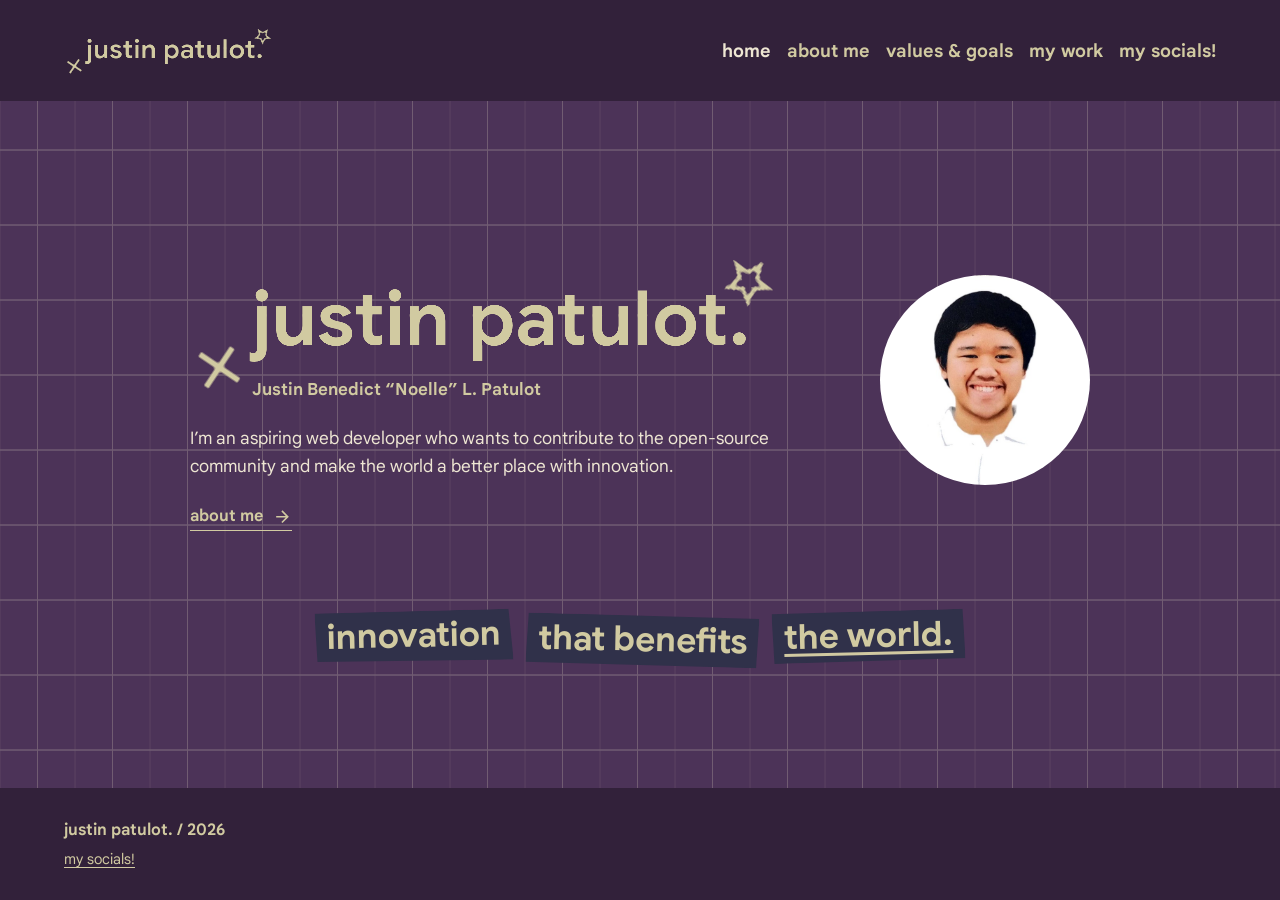
<file: index.html>
<!DOCTYPE html>
<html lang="en">
<head>
    <meta charset="UTF-8">
    <meta name="viewport" content="width=device-width, initial-scale=1.0">
    <link rel="stylesheet" href="style.css">
    <link rel="stylesheet" href="portfolio.css">
    <title>Home | Justin Patulot</title>
</head>
<body>
    <header id="top">
        <a class="portfolio-logo" href="index.html" aria-label="Justin Patulot, home">
            <img src="assets/poster-logo.svg" alt="" width="1170" height="280">
        </a>
        <button class="menu-toggle" type="button" aria-label="Open menu" aria-controls="main-navigation" aria-expanded="false" hidden>
            <img class="menu-open-icon" src="assets/material-menu.svg" alt="">
            <img class="menu-close-icon" src="assets/material-close.svg" alt="">
        </button>
        <nav id="main-navigation" class="center portfolio-nav" aria-label="Main navigation">
            <a href="index.html" aria-current="page">home</a>
            <a href="about.html">about me</a>
            <a href="values.html">values &amp; goals</a>
            <a href="work.html">my work</a>
            <a href="socials.html">my socials!</a>
        </nav>
    </header>

    <main class="portfolio">
        <section class="portfolio-hero portfolio-shell" id="home" aria-labelledby="hero-title">
            <div class="portfolio-hero-copy">
                <h1 id="hero-title">
                    <img class="portfolio-hero-logo" src="assets/poster-logo.svg" alt="Justin Patulot" width="1170" height="280">
                </h1>
                <p class="portfolio-full-name">Justin Benedict “Noelle” L. Patulot</p>
                <p class="portfolio-introduction">
                    I’m an aspiring web developer who wants to contribute to the open-source
                    community and make the world a better place with innovation.
                </p>
                <a class="portfolio-start" href="about.html" target="_blank" rel="noopener noreferrer">
                    about me
                    <img class="material-icon" src="assets/material-arrow-downward.svg" alt="">
                </a>
            </div>

            <div class="portfolio-portrait">
                <img src="assets/104.jpg" alt="Portrait of Justin Patulot" width="600" height="600">
            </div>
        </section>

        <div class="portfolio-manifesto portfolio-shell" aria-label="Innovation that benefits the world">
            <span>innovation</span>
            <span>that benefits</span>
            <span>the world.</span>
        </div>

        <footer class="portfolio-footer" id="contact" aria-label="Contact">
            <div class="portfolio-shell">
                <div>
                    <p>justin patulot. / 2026</p>
                    <p><a href="socials.html" target="_blank" rel="noopener noreferrer">my socials!</a></p>
                </div>
            </div>
        </footer>

    </main>

    <svg width="0" height="0" aria-hidden="true" focusable="false" style="position: absolute; pointer-events: none;">
        <defs>
            <filter id="grid-warp" x="0%" y="0%" width="100%" height="100%" primitiveUnits="userSpaceOnUse" color-interpolation-filters="sRGB">
                <feFlood flood-color="#808000" result="neutral" />
                <feImage id="grid-warp-map" x="-1000" y="-1000" width="1" height="1" preserveAspectRatio="none" result="local-warp" />
                <feComposite in="local-warp" in2="neutral" operator="over" result="warp-map" />
                <feDisplacementMap id="grid-warp-displacement" in="SourceGraphic" in2="warp-map" scale="0" xChannelSelector="R" yChannelSelector="G" />
            </filter>
        </defs>
    </svg>
    <script src="grid-warp.js"></script>
    <script src="menu.js"></script>
</body>
</html>
</file>
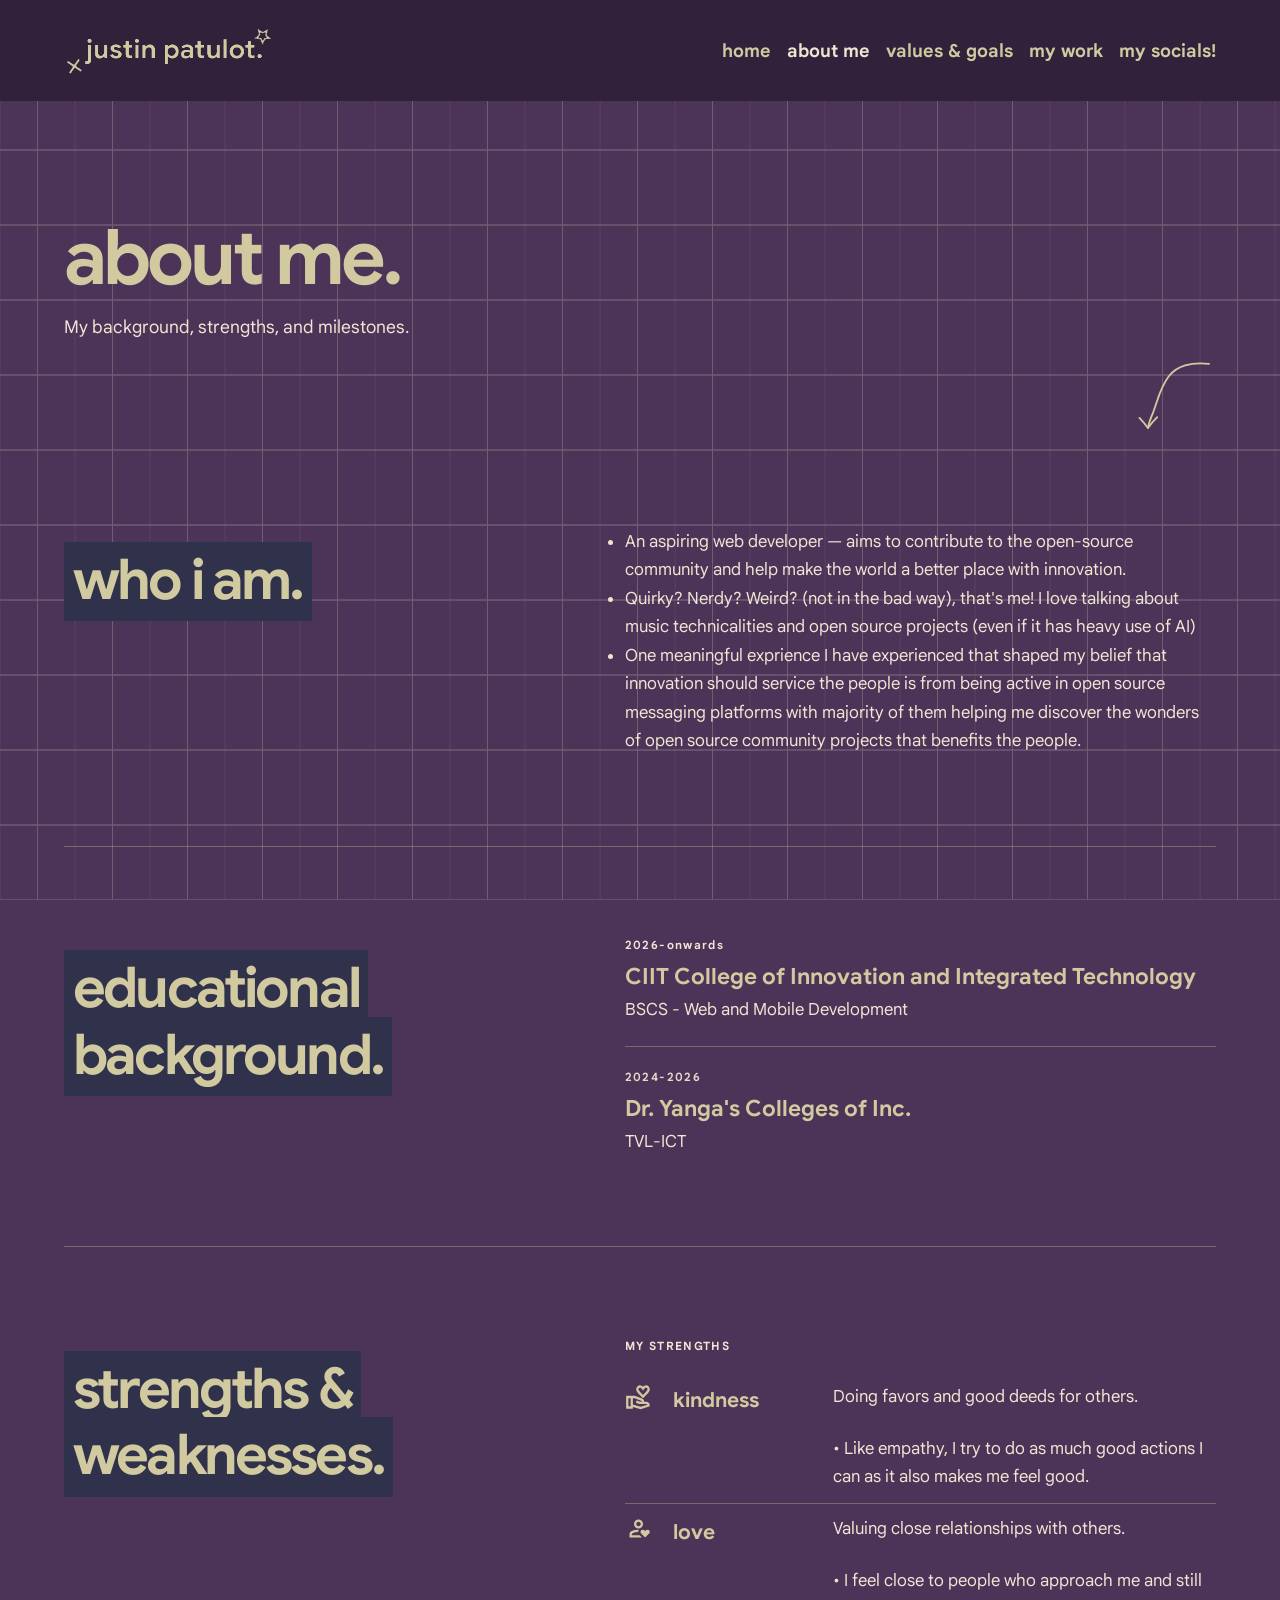
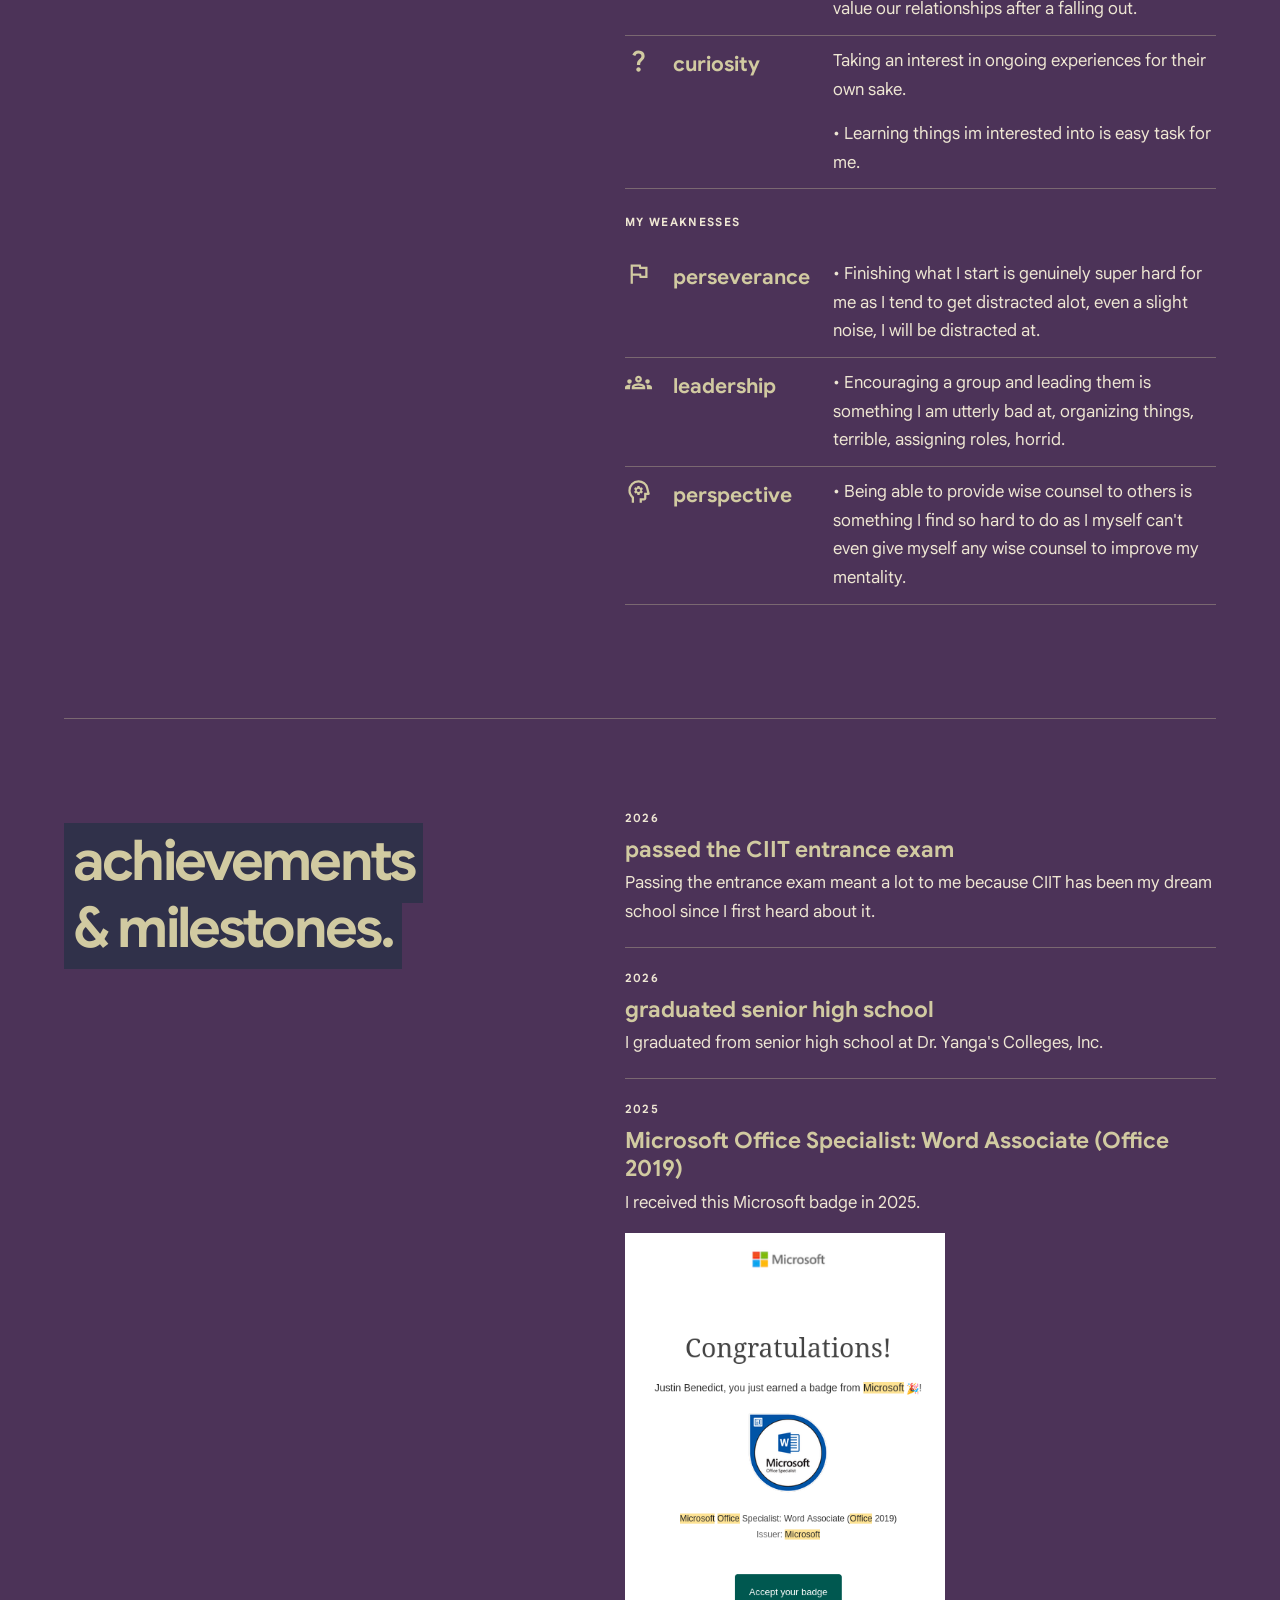
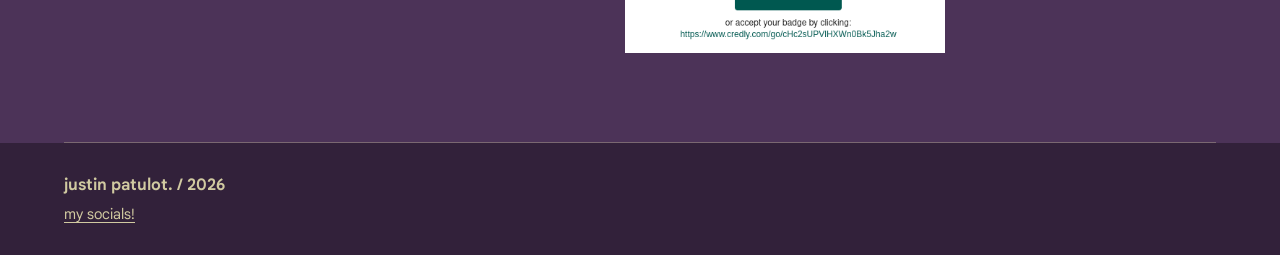
<file: about.html>
<!DOCTYPE html>
<html lang="en">
<head>
    <meta charset="UTF-8">
    <meta name="viewport" content="width=device-width, initial-scale=1.0">
    <link rel="stylesheet" href="style.css">
    <link rel="stylesheet" href="portfolio.css">
    <title>About Me | Justin Patulot</title>
</head>
<body>
    <header id="top">
        <a class="portfolio-logo" href="index.html" aria-label="Justin Patulot, home">
            <img src="assets/poster-logo.svg" alt="" width="1170" height="280">
        </a>
        <button class="menu-toggle" type="button" aria-label="Open menu" aria-controls="main-navigation" aria-expanded="false" hidden>
            <img class="menu-open-icon" src="assets/material-menu.svg" alt="">
            <img class="menu-close-icon" src="assets/material-close.svg" alt="">
        </button>
        <nav id="main-navigation" class="center portfolio-nav" aria-label="Main navigation">
            <a href="index.html">home</a>
            <a href="about.html" aria-current="page">about me</a>
            <a href="values.html">values &amp; goals</a>
            <a href="work.html">my work</a>
            <a href="socials.html">my socials!</a>
        </nav>
    </header>

    <main class="portfolio">

        <div class="portfolio-page-heading portfolio-shell">
            <h1>about me.</h1>
            <p>My background, strengths, and milestones.</p>
            <img class="portfolio-page-arrow" src="assets/hand-drawn-arrow.svg" alt="">
        </div>

        <section class="portfolio-section portfolio-shell" id="about" aria-labelledby="about-heading">
            <div class="portfolio-section-heading">
                <h2 id="about-heading"><span>who i am.</span></h2>
            </div>
            <div class="portfolio-section-content">
                <ul>
                    <li>
                        An aspiring web developer — aims to contribute to the open-source
                        community and help make the world a better place with innovation.
                    </li>
                    <li>
                        Quirky? Nerdy? Weird? (not in the bad way), that's me! I love talking about
                        music technicalities and open source projects (even if it has heavy use of AI)
                    </li>
                    <li>
                        One meaningful exprience I have experienced that shaped my belief
                        that innovation should service the people is from being active in open source messaging platforms
                        with majority of them helping me discover the wonders of open source community projects
                        that benefits the people.
                    </li>
                </ul>
            </div>
        </section>

        <section class="portfolio-section portfolio-shell" id="education" aria-labelledby="education-heading">
            <div class="portfolio-section-heading">
                <h2 id="education-heading"><span>educational<br>background.</span></h2>
            </div>
            <div class="portfolio-section-content portfolio-entries">
                <article>
                    <p class="portfolio-kicker">2026-onwards</p>
                    <h3>CIIT College of Innovation and Integrated Technology</h3>
                    <p>BSCS - Web and Mobile Development</p>
                </article>
                <article>
                    <p class="portfolio-kicker portfolio-placeholder">2024-2026</p>
                    <h3>Dr. Yanga's Colleges of Inc.</h3>
                    <p>TVL-ICT</p>
                </article>
            </div>
        </section>

        <section class="portfolio-section portfolio-shell" id="strengths" aria-labelledby="strengths-heading">
            <div class="portfolio-section-heading">
                <h2 id="strengths-heading"><span>strengths &amp;<br>weaknesses.</span></h2>
            </div>
            <div class="portfolio-section-content">
                <p class="portfolio-kicker">MY STRENGTHS</p>
                <ul class="portfolio-strengths">
                    <li>
                        <img class="material-icon" src="assets/material-volunteer-activism.svg" alt="">
                        <strong>kindness</strong>
                        <span>Doing favors and good deeds for others.</span>
                        <p>• Like empathy, I try to do as much good actions I can as it also makes me feel good.</p>
                    </li>
                    <li>
                        <img class="material-icon" src="assets/material-person-heart.svg" alt="">
                        <strong>love</strong>
                        <span>Valuing close relationships with others.</span>
                        <p>• I feel close to people who approach me and still value our relationships after a falling out.</p>
                    </li>
                    <li>
                        <img class="material-icon" src="assets/material-question-mark.svg" alt="">
                        <strong>curiosity</strong>
                        <span>Taking an interest in ongoing experiences for their own sake.</span>
                        <p>• Learning things im interested into is easy task for me.</p>
                    </li>
                </ul>
                <p class="portfolio-kicker">MY WEAKNESSES</p>
                <ul class="portfolio-strengths">
                    <li>
                        <img class="material-icon" src="assets/material-flag.svg" alt="">
                        <strong>perseverance</strong>
                        <p>• Finishing what I start is genuinely super hard for me as I tend to get distracted alot, even a slight noise, I will be distracted at.</p>
                    </li>
                    <li>
                        <img class="material-icon" src="assets/material-groups.svg" alt="">
                        <strong>leadership</strong>
                        <p>• Encouraging a group and leading them is something I am utterly bad at, organizing things, terrible, assigning roles, horrid.</p>
                    </li>
                    <li>
                        <img class="material-icon" src="assets/material-psychology.svg" alt="">
                        <strong>perspective</strong>
                        <p>• Being able to provide wise counsel to others is something I find so hard to do as I myself can't even give myself any wise counsel to improve my mentality.</p>
                    </li>
                </ul>
            </div>
        </section>

        <section class="portfolio-section portfolio-shell" id="milestones" aria-labelledby="milestones-heading">
            <div class="portfolio-section-heading">
                <h2 id="milestones-heading"><span>achievements<br>&amp; milestones.</span></h2>
            </div>
            <div class="portfolio-section-content portfolio-entries">
                <article>
                    <p class="portfolio-kicker">2026</p>
                    <h3>passed the CIIT entrance exam</h3>
                    <p>Passing the entrance exam meant a lot to me because CIIT has been my dream school since I first heard about it.</p>
                </article>
                <article>
                    <p class="portfolio-kicker">2026</p>
                    <h3>graduated senior high school</h3>
                    <p>I graduated from senior high school at Dr. Yanga's Colleges, Inc.</p>
                </article>
                <article>
                    <p class="portfolio-kicker">2025</p>
                    <h3>Microsoft Office Specialist: Word Associate (Office 2019)</h3>
                    <p>I received this Microsoft badge in 2025.</p>
                    <a href="assets/microsoft-word-badge-proof.png" target="_blank" rel="noopener noreferrer" aria-label="View the Microsoft Word Associate badge proof">
                        <img class="portfolio-badge-proof" src="assets/microsoft-word-badge-proof.png" alt="Microsoft Word Associate badge notification" width="443" height="581" loading="lazy">
                    </a>
                </article>
            </div>
        </section>

        <footer class="portfolio-footer" id="contact" aria-label="Contact">
            <div class="portfolio-shell">
                <div>
                    <p>justin patulot. / 2026</p>
                    <p><a href="socials.html" target="_blank" rel="noopener noreferrer">my socials!</a></p>
                </div>
            </div>
        </footer>

        <a class="portfolio-back-to-top" href="#top" aria-label="Back to top" hidden>
            <img class="material-icon" src="assets/material-arrow-upward.svg" alt="">
        </a>

    </main>

    <svg width="0" height="0" aria-hidden="true" focusable="false" style="position: absolute; pointer-events: none;">
        <defs>
            <filter id="grid-warp" x="0%" y="0%" width="100%" height="100%" primitiveUnits="userSpaceOnUse" color-interpolation-filters="sRGB">
                <feFlood flood-color="#808000" result="neutral" />
                <feImage id="grid-warp-map" x="-1000" y="-1000" width="1" height="1" preserveAspectRatio="none" result="local-warp" />
                <feComposite in="local-warp" in2="neutral" operator="over" result="warp-map" />
                <feDisplacementMap id="grid-warp-displacement" in="SourceGraphic" in2="warp-map" scale="0" xChannelSelector="R" yChannelSelector="G" />
            </filter>
        </defs>
    </svg>
    <script src="grid-warp.js"></script>
    <script src="menu.js"></script>
    <script src="back-to-top.js"></script>
</body>
</html>
</file>
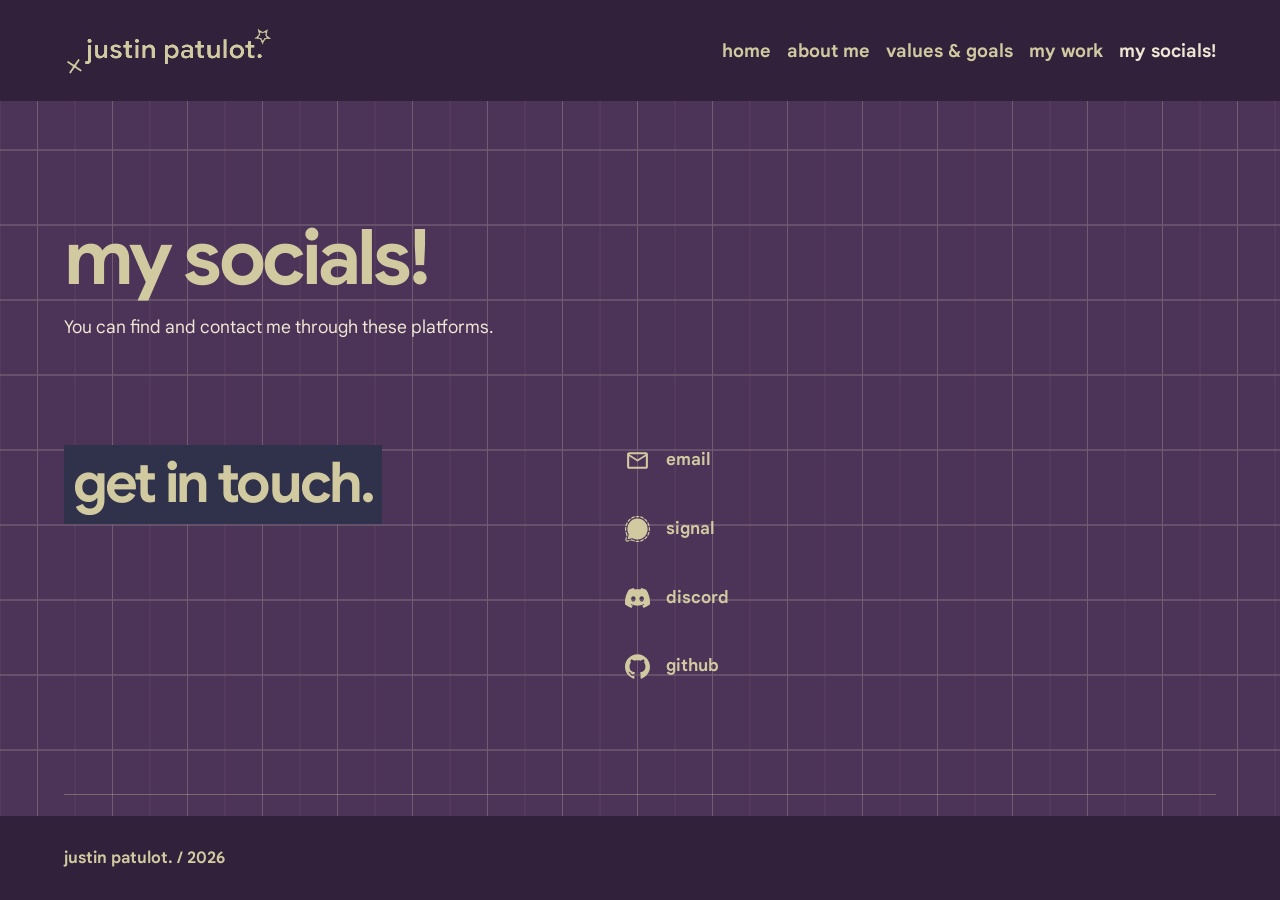
<file: socials.html>
<!DOCTYPE html>
<html lang="en">
<head>
    <meta charset="UTF-8">
    <meta name="viewport" content="width=device-width, initial-scale=1.0">
    <link rel="stylesheet" href="style.css">
    <link rel="stylesheet" href="portfolio.css">
    <title>My Socials | Justin Patulot</title>
</head>
<body>
    <header id="top">
        <a class="portfolio-logo" href="index.html" aria-label="Justin Patulot, home">
            <img src="assets/poster-logo.svg" alt="" width="1170" height="280">
        </a>
        <button class="menu-toggle" type="button" aria-label="Open menu" aria-controls="main-navigation" aria-expanded="false" hidden>
            <img class="menu-open-icon" src="assets/material-menu.svg" alt="">
            <img class="menu-close-icon" src="assets/material-close.svg" alt="">
        </button>
        <nav id="main-navigation" class="center portfolio-nav" aria-label="Main navigation">
            <a href="index.html">home</a>
            <a href="about.html">about me</a>
            <a href="values.html">values &amp; goals</a>
            <a href="work.html">my work</a>
            <a href="socials.html" aria-current="page">my socials!</a>
        </nav>
    </header>

    <main class="portfolio">
        <div class="portfolio-page-heading portfolio-shell">
            <h1>my socials!</h1>
            <p>You can find and contact me through these platforms.</p>
        </div>

        <section class="portfolio-section portfolio-shell" aria-labelledby="contact-heading">
            <div class="portfolio-section-heading">
                <h2 id="contact-heading"><span>get in touch.</span></h2>
            </div>
            <div class="portfolio-section-content">
                <ul class="socials-list">
                    <li>
                        <a href="mailto:justin.patulot@ciit.edu.ph" target="_blank" rel="noopener noreferrer" aria-label="Email Justin">
                            <img src="assets/social-email.svg" alt="">
                            <strong>email</strong>
                        </a>
                    </li>
                    <li>
                        <a href="https://signal.me/#eu/MYgg8FYlMVbURRO-iCNAXdU17WE-SLnk9k8DQ97aTX5oW24NOshK9Ki06QbnOjT-" target="_blank" rel="noopener noreferrer" aria-label="Open my Signal profile">
                            <img src="assets/social-signal.svg" alt="">
                            <strong>signal</strong>
                        </a>
                    </li>
                    <li>
                        <a href="https://discord.gg/Qeky5mta" target="_blank" rel="noopener noreferrer" aria-label="Open my Discord invite">
                            <img src="assets/social-discord.svg" alt="">
                            <strong>discord</strong>
                        </a>
                    </li>
                    <li>
                        <a href="https://github.com/elliethecatto" target="_blank" rel="noopener noreferrer" aria-label="Open my GitHub profile">
                            <img src="assets/social-github.svg" alt="">
                            <strong>github</strong>
                        </a>
                    </li>
                </ul>
            </div>
        </section>

        <footer class="portfolio-footer" id="contact" aria-label="Contact">
            <div class="portfolio-shell">
                <div>
                    <p>justin patulot. / 2026</p>
                </div>
            </div>
        </footer>
    </main>

    <svg width="0" height="0" aria-hidden="true" focusable="false" style="position: absolute; pointer-events: none;">
        <defs>
            <filter id="grid-warp" x="0%" y="0%" width="100%" height="100%" primitiveUnits="userSpaceOnUse" color-interpolation-filters="sRGB">
                <feFlood flood-color="#808000" result="neutral" />
                <feImage id="grid-warp-map" x="-1000" y="-1000" width="1" height="1" preserveAspectRatio="none" result="local-warp" />
                <feComposite in="local-warp" in2="neutral" operator="over" result="warp-map" />
                <feDisplacementMap id="grid-warp-displacement" in="SourceGraphic" in2="warp-map" scale="0" xChannelSelector="R" yChannelSelector="G" />
            </filter>
        </defs>
    </svg>
    <script src="grid-warp.js"></script>
    <script src="menu.js"></script>
</body>
</html>
</file>
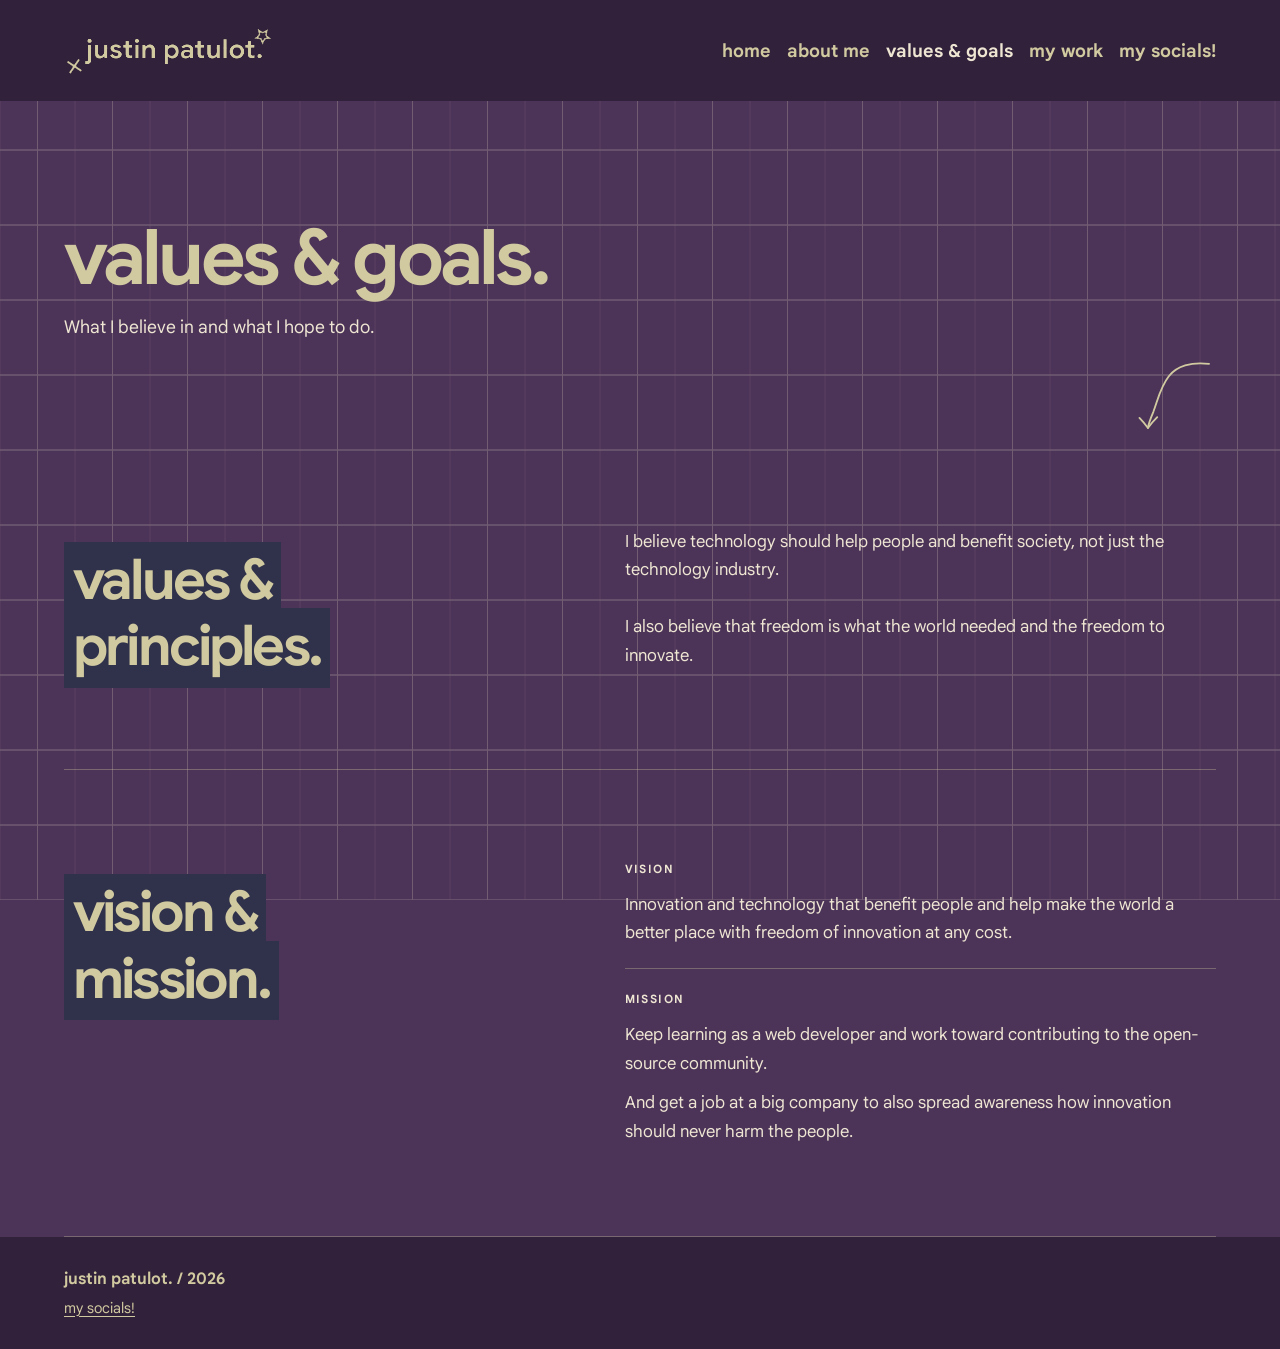
<file: values.html>
<!DOCTYPE html>
<html lang="en">
<head>
    <meta charset="UTF-8">
    <meta name="viewport" content="width=device-width, initial-scale=1.0">
    <link rel="stylesheet" href="style.css">
    <link rel="stylesheet" href="portfolio.css">
    <title>Values &amp; Goals | Justin Patulot</title>
</head>
<body>
    <header id="top">
        <a class="portfolio-logo" href="index.html" aria-label="Justin Patulot, home">
            <img src="assets/poster-logo.svg" alt="" width="1170" height="280">
        </a>
        <button class="menu-toggle" type="button" aria-label="Open menu" aria-controls="main-navigation" aria-expanded="false" hidden>
            <img class="menu-open-icon" src="assets/material-menu.svg" alt="">
            <img class="menu-close-icon" src="assets/material-close.svg" alt="">
        </button>
        <nav id="main-navigation" class="center portfolio-nav" aria-label="Main navigation">
            <a href="index.html">home</a>
            <a href="about.html">about me</a>
            <a href="values.html" aria-current="page">values &amp; goals</a>
            <a href="work.html">my work</a>
            <a href="socials.html">my socials!</a>
        </nav>
    </header>

    <main class="portfolio">

        <div class="portfolio-page-heading portfolio-shell">
            <h1>values &amp; goals.</h1>
            <p>What I believe in and what I hope to do.</p>
            <img class="portfolio-page-arrow" src="assets/hand-drawn-arrow.svg" alt="">
        </div>

        <section class="portfolio-section portfolio-shell" id="values" aria-labelledby="values-heading">
            <div class="portfolio-section-heading">
                <h2 id="values-heading"><span>values &amp;<br>principles.</span></h2>
            </div>
            <div class="portfolio-section-content">
                <p>I believe technology should help people and benefit society, not just the technology industry.</p>
                <br>
                <p>I also believe that freedom is what the world needed and the freedom to innovate.</p>
            </div>
        </section>

        <section class="portfolio-section portfolio-shell" id="vision" aria-labelledby="vision-heading">
            <div class="portfolio-section-heading">
                <h2 id="vision-heading"><span>vision &amp;<br>mission.</span></h2>
            </div>
            <div class="portfolio-section-content portfolio-entries">
                <article>
                    <p class="portfolio-kicker">VISION</p>
                    <p>Innovation and technology that benefit people and help make the world a better place with freedom of innovation at any cost.</p>
                </article>
                <article>
                    <p class="portfolio-kicker">MISSION</p>
                    <p>Keep learning as a web developer and work toward contributing to the open-source community.</p>
                    <p>And get a job at a big company to also spread awareness how innovation should never harm the people.</p>
                </article>
            </div>
        </section>

        <footer class="portfolio-footer" id="contact" aria-label="Contact">
            <div class="portfolio-shell">
                <div>
                    <p>justin patulot. / 2026</p>
                    <p><a href="socials.html" target="_blank" rel="noopener noreferrer">my socials!</a></p>
                </div>
            </div>
        </footer>

        <a class="portfolio-back-to-top" href="#top" aria-label="Back to top" hidden>
            <img class="material-icon" src="assets/material-arrow-upward.svg" alt="">
        </a>

    </main>

    <svg width="0" height="0" aria-hidden="true" focusable="false" style="position: absolute; pointer-events: none;">
        <defs>
            <filter id="grid-warp" x="0%" y="0%" width="100%" height="100%" primitiveUnits="userSpaceOnUse" color-interpolation-filters="sRGB">
                <feFlood flood-color="#808000" result="neutral" />
                <feImage id="grid-warp-map" x="-1000" y="-1000" width="1" height="1" preserveAspectRatio="none" result="local-warp" />
                <feComposite in="local-warp" in2="neutral" operator="over" result="warp-map" />
                <feDisplacementMap id="grid-warp-displacement" in="SourceGraphic" in2="warp-map" scale="0" xChannelSelector="R" yChannelSelector="G" />
            </filter>
        </defs>
    </svg>
    <script src="grid-warp.js"></script>
    <script src="menu.js"></script>
    <script src="back-to-top.js"></script>
</body>
</html>
</file>
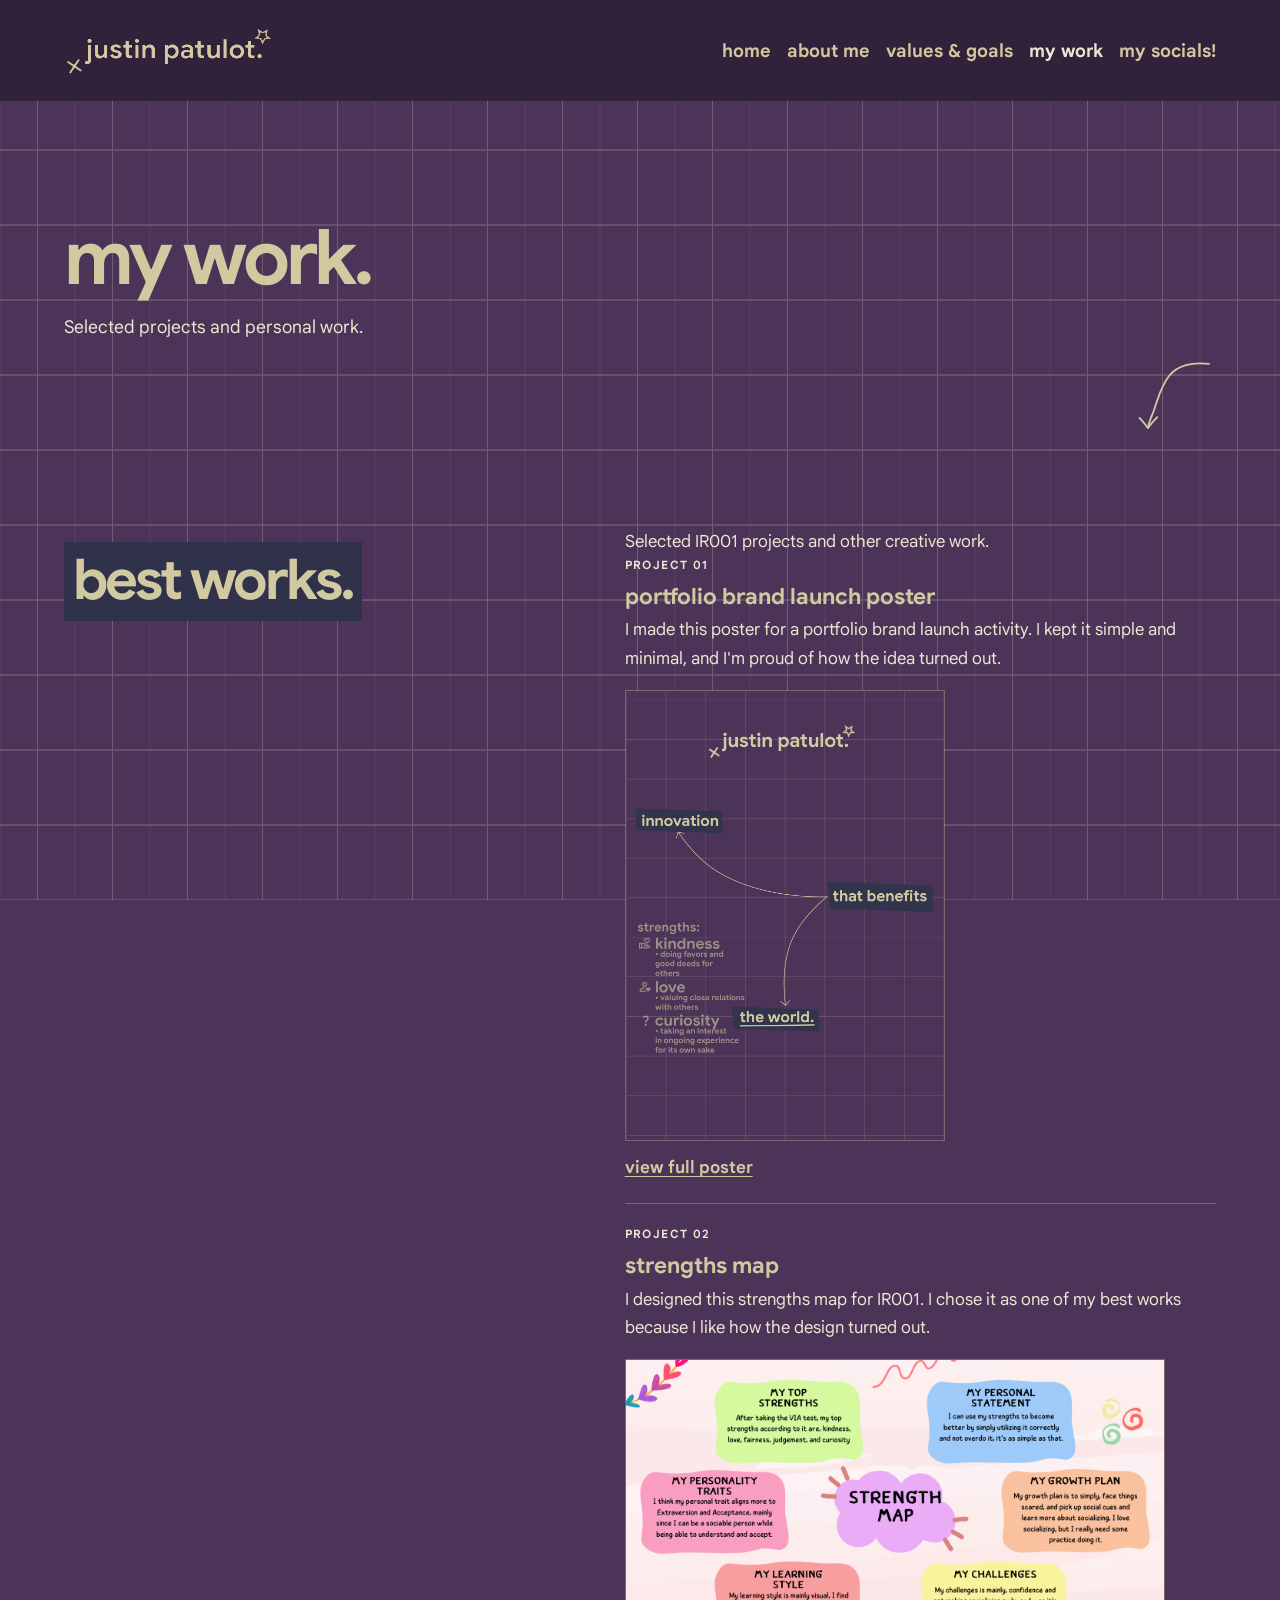
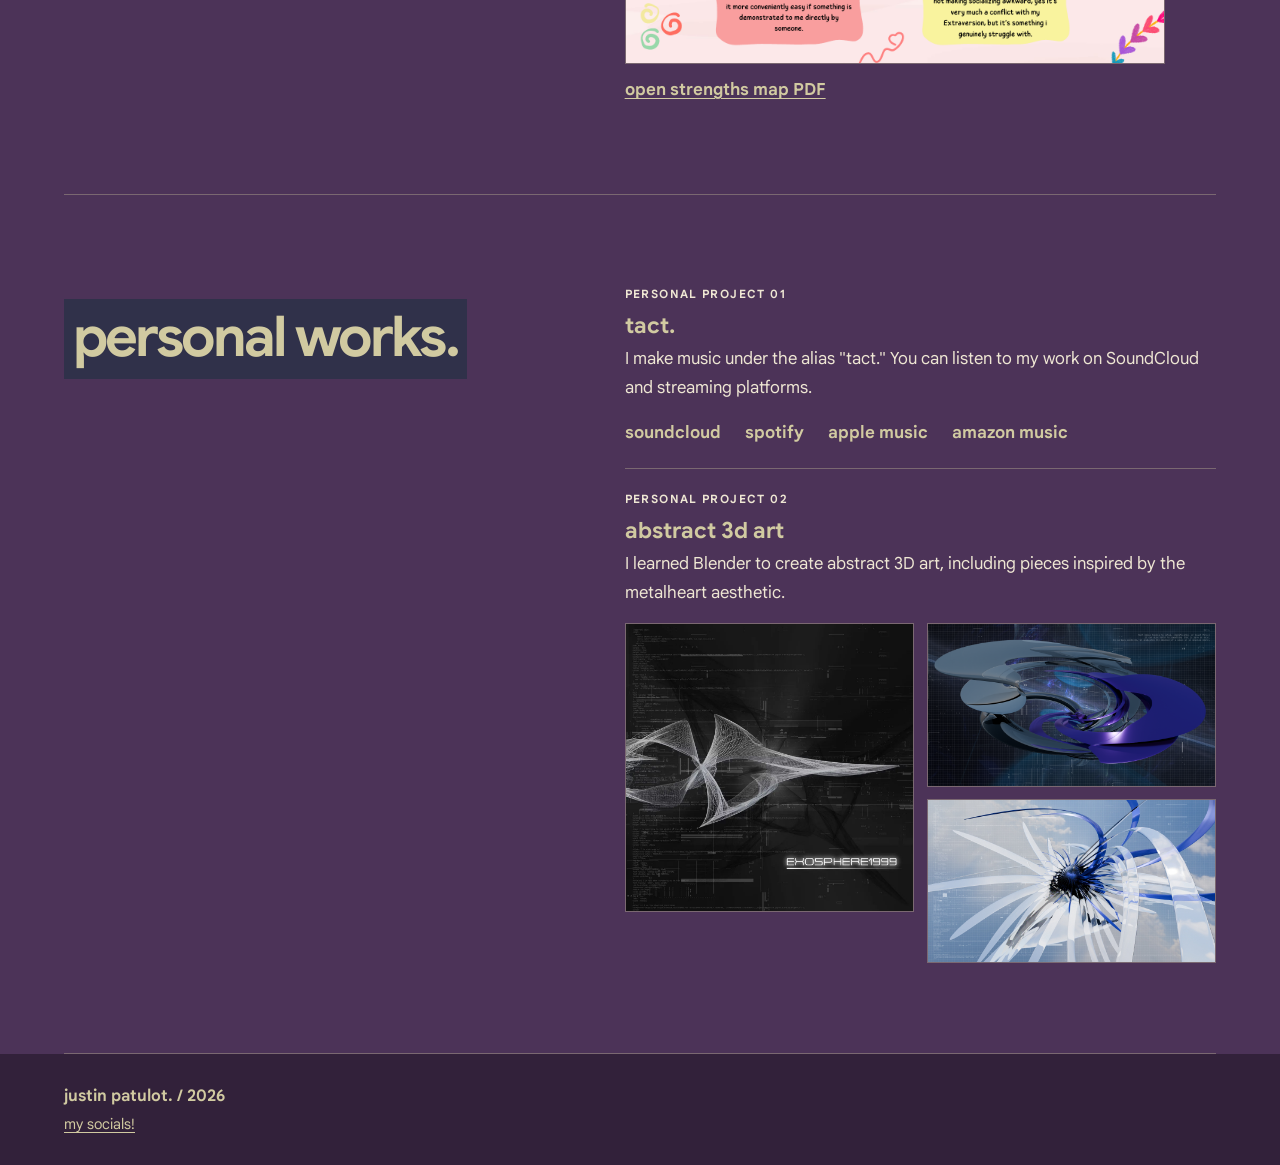
<file: work.html>
<!DOCTYPE html>
<html lang="en">
<head>
    <meta charset="UTF-8">
    <meta name="viewport" content="width=device-width, initial-scale=1.0">
    <link rel="stylesheet" href="style.css">
    <link rel="stylesheet" href="portfolio.css">
    <title>My Work | Justin Patulot</title>
</head>
<body>
    <header id="top">
        <a class="portfolio-logo" href="index.html" aria-label="Justin Patulot, home">
            <img src="assets/poster-logo.svg" alt="" width="1170" height="280">
        </a>
        <button class="menu-toggle" type="button" aria-label="Open menu" aria-controls="main-navigation" aria-expanded="false" hidden>
            <img class="menu-open-icon" src="assets/material-menu.svg" alt="">
            <img class="menu-close-icon" src="assets/material-close.svg" alt="">
        </button>
        <nav id="main-navigation" class="center portfolio-nav" aria-label="Main navigation">
            <a href="index.html">home</a>
            <a href="about.html">about me</a>
            <a href="values.html">values &amp; goals</a>
            <a href="work.html" aria-current="page">my work</a>
            <a href="socials.html">my socials!</a>
        </nav>
    </header>

    <main class="portfolio">

        <div class="portfolio-page-heading portfolio-shell">
            <h1>my work.</h1>
            <p>Selected projects and personal work.</p>
            <img class="portfolio-page-arrow" src="assets/hand-drawn-arrow.svg" alt="">
        </div>

        <section class="portfolio-section portfolio-shell" id="works" aria-labelledby="works-heading">
            <div class="portfolio-section-heading">
                <h2 id="works-heading"><span>best works.</span></h2>
            </div>
            <div class="portfolio-section-content">
                <p>Selected IR001 projects and other creative work.</p>
                <div class="portfolio-entries">
                    <article>
                        <p class="portfolio-kicker">PROJECT 01</p>
                        <h3>portfolio brand launch poster</h3>
                        <p>I made this poster for a portfolio brand launch activity. I kept it simple and minimal, and I'm proud of how the idea turned out.</p>
                        <a class="portfolio-work-preview portfolio-poster-preview" href="assets/poster-reference.png" target="_blank" rel="noopener noreferrer" aria-label="View the full portfolio brand launch poster">
                            <img src="assets/poster-reference.png" alt="Purple and cream portfolio brand launch poster for Justin Patulot" width="2480" height="3508" loading="lazy">
                        </a>
                        <a class="portfolio-work-link" href="assets/poster-reference.png" target="_blank" rel="noopener noreferrer">view full poster</a>
                    </article>
                    <article>
                        <p class="portfolio-kicker">PROJECT 02</p>
                        <h3>strengths map</h3>
                        <p>I designed this strengths map for IR001. I chose it as one of my best works because I like how the design turned out.</p>
                        <a class="portfolio-work-preview" href="assets/strengths-map.pdf#page=5" target="_blank" rel="noopener noreferrer" aria-label="Open the strengths map PDF">
                            <img src="assets/strengths-map-preview.png" alt="Colorful strengths map with my strengths, personality traits, learning style, challenges, and growth plan" width="1400" height="788" loading="lazy">
                        </a>
                        <a class="portfolio-work-link" href="assets/strengths-map.pdf#page=5" target="_blank" rel="noopener noreferrer">open strengths map PDF</a>
                    </article>
                </div>
            </div>
        </section>

        <section class="portfolio-section portfolio-shell" id="personal-works" aria-labelledby="personal-works-heading">
            <div class="portfolio-section-heading">
                <h2 id="personal-works-heading"><span>personal works.</span></h2>
            </div>
            <div class="portfolio-section-content">
                <div class="portfolio-entries">
                    <article>
                        <p class="portfolio-kicker">PERSONAL PROJECT 01</p>
                        <h3>tact.</h3>
                        <p>I make music under the alias "tact." You can listen to my work on SoundCloud and streaming platforms.</p>
                        <div class="portfolio-music-links">
                            <a href="https://soundcloud.com/prodbytact" target="_blank" rel="noopener noreferrer">soundcloud</a>
                            <a href="https://open.spotify.com/artist/6X1KVNlI3ScVedvHtIMmcl" target="_blank" rel="noopener noreferrer">spotify</a>
                            <a href="https://music.apple.com/us/artist/tact/1730754814" target="_blank" rel="noopener noreferrer">apple music</a>
                            <a href="https://music.amazon.com.au/artists/B00UNJHF4M/tact" target="_blank" rel="noopener noreferrer">amazon music</a>
                        </div>
                    </article>
                    <article>
                        <p class="portfolio-kicker">PERSONAL PROJECT 02</p>
                        <h3>abstract 3d art</h3>
                        <p>I learned Blender to create abstract 3D art, including pieces inspired by the metalheart aesthetic.</p>
                        <div class="portfolio-art-gallery">
                            <a href="assets/art-exosphere.jpg" target="_blank" rel="noopener noreferrer">
                                <img src="assets/art-exosphere.jpg" alt="Black and white abstract wireframe artwork titled Exosphere1999" width="1080" height="1080" loading="lazy">
                            </a>
                            <a href="assets/art-null.webp" target="_blank" rel="noopener noreferrer">
                                <img src="assets/art-null.webp" alt="Abstract gray and purple 3D shapes over a dark blue grid" width="1920" height="1080" loading="lazy">
                            </a>
                            <a href="assets/art-abstract-blue.jpg" target="_blank" rel="noopener noreferrer">
                                <img src="assets/art-abstract-blue.jpg" alt="Abstract white, blue, and metallic 3D forms against a cloudy background" width="1920" height="1080" loading="lazy">
                            </a>
                        </div>
                    </article>
                </div>
            </div>
        </section>

        <footer class="portfolio-footer" id="contact" aria-label="Contact">
            <div class="portfolio-shell">
                <div>
                    <p>justin patulot. / 2026</p>
                    <p><a href="socials.html" target="_blank" rel="noopener noreferrer">my socials!</a></p>
                </div>
            </div>
        </footer>

        <a class="portfolio-back-to-top" href="#top" aria-label="Back to top" hidden>
            <img class="material-icon" src="assets/material-arrow-upward.svg" alt="">
        </a>

    </main>

    <svg width="0" height="0" aria-hidden="true" focusable="false" style="position: absolute; pointer-events: none;">
        <defs>
            <filter id="grid-warp" x="0%" y="0%" width="100%" height="100%" primitiveUnits="userSpaceOnUse" color-interpolation-filters="sRGB">
                <feFlood flood-color="#808000" result="neutral" />
                <feImage id="grid-warp-map" x="-1000" y="-1000" width="1" height="1" preserveAspectRatio="none" result="local-warp" />
                <feComposite in="local-warp" in2="neutral" operator="over" result="warp-map" />
                <feDisplacementMap id="grid-warp-displacement" in="SourceGraphic" in2="warp-map" scale="0" xChannelSelector="R" yChannelSelector="G" />
            </filter>
        </defs>
    </svg>
    <script src="grid-warp.js"></script>
    <script src="menu.js"></script>
    <script src="back-to-top.js"></script>
</body>
</html>
</file>
<file: style.css>
@font-face {
    font-family: "GoogleSans";
    src: url("fonts/GoogleSans-VariableFont_GRAD,opsz,wght.ttf") format(truetype)
}

* {
    margin: 0;
    padding: 0;
    box-sizing: border-box;
}

body {
    position: relative;
    font-family: "GoogleSans";
    width: 100%;
    background-color: #4c3358;
    overflow-x: hidden;
}

body::before {
    content: "";
    position: fixed;
    inset: 0;
    background-image: url("assets/Grid-Lines-PNG-Picture-959964478.png");
    background-repeat: repeat;
    background-size: 300px 300px;
    opacity: 0.25;
    pointer-events: none;
    z-index: -1;
    filter: invert(82%) sepia(12%) saturate(300%) hue-rotate(10deg);
}

body.grid-warp-active::before {
    filter: invert(82%) sepia(12%) saturate(300%) hue-rotate(10deg) url("#grid-warp");
}

nav {
    font-weight: bold;
    font-size: 22px;
    margin-left: auto;
    display: flex;
    gap: 20px;
}

nav a {
    position: relative;
    text-decoration: none;
    color: #D1CAA1;
}

nav a::after {
    content: "";
    position: absolute;
    left: 0;
    bottom: -5px;
    width: 100%;
    height: 3px;
    background-color: #D1CAA1;
    transform: scaleX(0);
    transform-origin: left;
    transition: transform 0.3s ease;
}

nav a:hover::after {
    transform: scaleX(1);
}

header {
    display: flex;
    align-items: center;
    font-weight: bold;
    font-size: 22px;
    padding-left: 5%;
    padding-right: 5%;
    padding-top: 2%;
    padding-bottom: 2%;
    background-color: #32213A;
    width: 100%;
}

a:link {
    color: #D1CAA1;
    text-decoration: none;
}

p {
    color: #D1CAA1;
}

.center {
    text-align: center;
}
.center > div, .center > table {
    margin-left: auto;
    margin-right: auto;
}

.hero-section {
    display: flex;
    justify-content: center;
    align-items: center;
    gap: 30px;
    min-height: 70vh;
}

.hero-section img {
    width: 200px;
    height: 200px;
    border-radius: 50%;
    object-fit: cover;
}

.hero-section-inline {
    display: inline;
    align-items: center;
    color: #D1CAA1;
    font-weight: bold;
}
</file>
<file: portfolio.css>
body {
    min-height: 100vh;
    min-height: 100dvh;
    display: flex;
    flex-direction: column;
}

.portfolio-logo {
    display: block;
    width: 210px;
    max-width: 70vw;
    flex-shrink: 0;
    line-height: 0;
}

.portfolio-logo img {
    display: block;
    width: 100%;
    height: auto;
}

.portfolio-logo:focus-visible {
    outline: 2px solid #d1caa1;
    outline-offset: 5px;
}

.menu-toggle {
    position: relative;
    display: none;
    width: 44px;
    height: 44px;
    align-items: center;
    justify-content: center;
    border: 1px solid #d1caa1;
    background: transparent;
    cursor: pointer;
}

.menu-toggle img {
    position: absolute;
    width: 26px;
    height: 26px;
    transition: transform 0.3s ease, opacity 0.3s ease;
}

.menu-toggle .menu-close-icon {
    opacity: 0;
    transform: rotate(-180deg) scale(0.7);
}

.menu-toggle[aria-expanded="true"] .menu-open-icon {
    opacity: 0;
    transform: rotate(180deg) scale(0.7);
}

.menu-toggle[aria-expanded="true"] .menu-close-icon {
    opacity: 1;
    transform: rotate(0) scale(1);
}

.menu-toggle:focus-visible {
    outline: 2px solid #d1caa1;
    outline-offset: 4px;
}

.portfolio-nav {
    font-size: clamp(16px, 1.4vw, 20px);
    flex-wrap: wrap;
    justify-content: flex-end;
    gap: 0.6rem 1rem;
}

.portfolio-nav a {
    white-space: nowrap;
}

.portfolio-nav a[aria-current="page"] {
    color: #eee6d3;
}

.portfolio {
    color: #d1caa1;
    flex: 1;
    display: flex;
    flex-direction: column;
}

.portfolio p {
    color: inherit;
}

.portfolio a:link,
.portfolio a:visited {
    color: inherit;
    text-decoration: none;
}

.portfolio a:focus-visible {
    outline: 2px solid #d1caa1;
    outline-offset: 5px;
}

.portfolio section[id] {
    scroll-margin-top: 1rem;
}

.portfolio-shell {
    width: min(1160px, 90%);
    margin-inline: auto;
}

.portfolio-kicker {
    font-size: 0.72rem;
    font-weight: 800;
    letter-spacing: 0.12em;
}

.portfolio .portfolio-placeholder {
    color: #e4d9c9;
}

.portfolio .material-icon {
    width: 1.2em;
    height: 1.2em;
    display: inline-block;
    vertical-align: middle;
    flex: none;
}

.portfolio-hero {
    width: min(900px, 90%);
    min-height: 440px;
    display: grid;
    grid-template-columns: minmax(0, 1fr) 210px;
    align-items: center;
    gap: 3rem;
    padding-block: clamp(6rem, 10vw, 9rem) 4rem;
}

.portfolio-hero h1 {
    font-size: clamp(3.4rem, 6vw, 5rem);
    line-height: 0.95;
    letter-spacing: -0.06em;
    margin: 1.5rem 0 0.6rem;
}

.portfolio-hero-logo {
    display: block;
    width: 100%;
    max-width: 590px;
    height: auto;
}

.portfolio-full-name {
    font-size: 1.05rem;
    font-weight: 700;
    position: relative;
    z-index: 1;
    margin-top: -1.6rem;
    margin-left: min(10.6%, 62px);
}

.portfolio-introduction {
    max-width: 38rem;
    margin-top: 1.5rem;
    font-size: 1.08rem;
    line-height: 1.65;
    color: #eee6d3 !important;
}

.portfolio-start {
    display: inline-flex;
    align-items: center;
    gap: 0.6rem;
    margin-top: 1.6rem;
    border-bottom: 1px solid #d1caa1;
    padding-bottom: 0.25rem;
    font-weight: 700;
}

.portfolio-start .material-icon {
    transform: rotate(-90deg);
}

.portfolio-portrait {
    position: relative;
}

.portfolio-portrait img {
    display: block;
    width: 100%;
    height: auto;
    aspect-ratio: 1;
    object-fit: cover;
    border-radius: 50%;
}

.portfolio-manifesto {
    display: flex;
    justify-content: center;
    flex-wrap: wrap;
    gap: 0.5rem 0.8rem;
    padding-block: 1rem 5rem;
}

.portfolio-manifesto span {
    display: inline-block;
    position: relative;
    isolation: isolate;
    padding: 0.4rem 0.75rem;
    font-size: clamp(1.5rem, 2.7vw, 2.5rem);
    font-weight: 800;
    line-height: 1.1;
    transform: rotate(-1.3deg);
}

.portfolio-manifesto span::before {
    content: "";
    position: absolute;
    inset: 0;
    z-index: -1;
    background: #30314a;
    clip-path: polygon(0 1%, 98% 0, 100% 100%, 1% 96%);
}

.portfolio-manifesto span:nth-child(2) {
    transform: rotate(1.2deg) translateY(0.25rem);
}

.portfolio-manifesto span:nth-child(2)::before {
    clip-path: polygon(1% 0, 100% 3%, 99% 100%, 0 97%);
}

.portfolio-manifesto span:last-child::before {
    clip-path: polygon(0 2%, 99% 0, 100% 97%, 1% 100%);
}

.portfolio-manifesto span:last-child {
    text-decoration: underline;
    text-underline-offset: 0.14em;
}

.portfolio-page-heading {
    padding-top: clamp(4rem, 8vw, 7rem);
}

.portfolio-page-heading h1 {
    font-size: clamp(3rem, 6vw, 5rem);
    line-height: 1;
    letter-spacing: -0.05em;
    margin: 1rem 0;
}

.portfolio-page-heading > p:last-of-type {
    color: #eee6d3;
    font-size: 1.1rem;
    line-height: 1.6;
}

.portfolio-page-arrow {
    display: block;
    width: clamp(5rem, 10vw, 7.25rem);
    height: auto;
    margin: 1rem 0 0 auto;
}

.portfolio-section {
    display: grid;
    grid-template-columns: 0.9fr 1.1fr;
    gap: clamp(2rem, 6vw, 6rem);
    padding-block: clamp(4rem, 7vw, 6rem);
    border-bottom: 1px solid rgba(209, 202, 161, 0.35);
}

.portfolio-section-heading h2 {
    font-size: clamp(2.3rem, 4.4vw, 4rem);
    line-height: 1.18;
    letter-spacing: -0.05em;
    margin-top: 1.2rem;
}

.portfolio-section-heading h2 span {
    background: #30314a;
    padding: 0.05em 0.16em 0.12em;
    box-decoration-break: clone;
    -webkit-box-decoration-break: clone;
}

.portfolio-section-content {
    color: #eee6d3;
    font-size: 1.05rem;
    line-height: 1.7;
}

.portfolio-section-content > p + p {
    margin-top: 1rem;
}

.portfolio-section-content h3 {
    color: #d1caa1;
    font-size: 1.4rem;
    line-height: 1.25;
    margin: 0.4rem 0;
}

.portfolio-entries article {
    padding: 1.3rem 0;
    border-bottom: 1px solid rgba(209, 202, 161, 0.35);
}

.portfolio-entries article:first-child {
    padding-top: 0;
}

.portfolio-entries article:last-child {
    border-bottom: 0;
    padding-bottom: 0;
}

.portfolio-entries article > p + p {
    margin-top: 0.7rem;
}

.portfolio-work-preview {
    display: block;
    width: min(100%, 540px);
    margin-top: 1rem;
    border: 1px solid rgba(209, 202, 161, 0.35);
}

.portfolio-poster-preview {
    width: min(100%, 320px);
}

.portfolio-work-preview img {
    display: block;
    width: 100%;
    height: auto;
}

.portfolio a.portfolio-work-link {
    display: inline-block;
    margin-top: 0.8rem;
    color: #d1caa1;
    font-weight: 700;
    text-decoration: underline;
    text-underline-offset: 0.2em;
}

.portfolio-music-links {
    display: flex;
    flex-wrap: wrap;
    gap: 0.75rem 1.5rem;
    margin-top: 1rem;
}

.portfolio .portfolio-music-links a {
    position: relative;
    color: #d1caa1;
    font-weight: 700;
}

.portfolio-music-links a::after {
    content: "";
    position: absolute;
    left: 0;
    bottom: -5px;
    width: 100%;
    height: 3px;
    background: #d1caa1;
    transform: scaleX(0);
    transform-origin: left;
    transition: transform 0.3s ease;
}

.portfolio-music-links a:hover::after,
.portfolio-music-links a:focus-visible::after {
    transform: scaleX(1);
}

.portfolio-art-gallery {
    display: grid;
    grid-template-columns: repeat(2, minmax(0, 1fr));
    gap: 0.8rem;
    align-items: start;
    margin-top: 1rem;
}

.portfolio-art-gallery a {
    display: block;
    border: 1px solid rgba(209, 202, 161, 0.35);
}

.portfolio-art-gallery a:first-child {
    grid-row: span 2;
}

.portfolio-art-gallery img {
    display: block;
    width: 100%;
    height: auto;
}

.portfolio-badge-proof {
    display: block;
    width: min(100%, 320px);
    height: auto;
    margin-top: 1rem;
}

.portfolio-strengths {
    list-style: none;
    margin: 1rem 0 1.5rem;
}

.portfolio-strengths li {
    display: grid;
    grid-template-columns: 2rem 9rem minmax(0, 1fr);
    gap: 1rem;
    padding: 0.7rem 0;
    border-bottom: 1px solid rgba(209, 202, 161, 0.35);
}

.portfolio-strengths li > p {
    grid-column: 3;
}

.portfolio-strengths .material-icon {
    width: 1.7rem;
    height: 1.7rem;
}

.portfolio-strengths strong {
    color: #d1caa1;
    font-size: 1.3rem;
}

.socials-list {
    list-style: none;
}

.socials-list li {
    padding: 1rem 0;
}

.socials-list img {
    width: 1.6rem;
    height: 1.6rem;
}

.socials-list strong {
    color: #d1caa1;
}

.portfolio .socials-list a {
    position: relative;
    display: inline-flex;
    align-items: center;
    gap: 1rem;
    color: #eee6d3;
    text-decoration: none;
}

.portfolio .socials-list a::after {
    content: "";
    position: absolute;
    left: 0;
    bottom: -5px;
    width: 100%;
    height: 3px;
    background-color: #d1caa1;
    transform: scaleX(0);
    transform-origin: left;
    transition: transform 0.3s ease;
}

.portfolio .socials-list a:hover::after,
.portfolio .socials-list a:focus-visible::after {
    transform: scaleX(1);
}

.portfolio-footer {
    margin-top: auto;
    background: #32213a;
}

.portfolio-footer > div {
    display: flex;
    justify-content: space-between;
    align-items: center;
    gap: 2rem;
    padding-block: 2rem;
    font-weight: 700;
}

.portfolio-footer p + p {
    margin-top: 0.6rem;
    font-size: 0.9rem;
    font-weight: 400;
}

.portfolio .portfolio-footer a {
    text-decoration: underline;
    text-underline-offset: 0.2em;
}

.portfolio-back-to-top {
    position: fixed;
    right: 1.25rem;
    bottom: 1.25rem;
    z-index: 10;
    display: grid;
    place-items: center;
    width: 3rem;
    height: 3rem;
    background: #30314a;
    border: 1px solid #d1caa1;
}

.portfolio-back-to-top:hover {
    background: #211d32;
}

.portfolio-back-to-top[hidden] {
    display: none;
}

@media (max-width: 760px) {
    html.mobile-menu-open {
        scrollbar-width: none;
    }
    html.mobile-menu-open::-webkit-scrollbar {
        display: none;
    }
    body > header {
        flex-wrap: wrap;
        justify-content: space-between;
        padding-block: 1rem;
    }
    body > header .menu-toggle:not([hidden]) {
        display: inline-flex;
    }
    body > header .portfolio-nav {
        width: 100%;
        margin-left: 0;
        margin-top: 0.8rem;
        flex-direction: column;
        flex-wrap: nowrap;
        align-items: stretch;
        justify-content: flex-start;
        gap: 0;
        font-size: 1rem;
    }
    body > header .portfolio-nav a {
        min-height: 44px;
        padding: 0.75rem;
        text-align: left;
        transition: background-color 0.2s ease;
    }
    body > header .portfolio-nav a::after {
        display: none;
    }
    body > header .portfolio-nav a:hover,
    body > header .portfolio-nav a:focus {
        background-color: rgba(209, 202, 161, 0.16);
    }
    body > header.menu-ready .portfolio-nav {
        display: none;
    }
    body > header.menu-ready .portfolio-nav.is-open {
        display: flex;
    }
    .portfolio-hero {
        grid-template-columns: 1fr 160px;
        gap: 2rem;
    }
    .portfolio-hero h1 {
        font-size: clamp(3rem, 7vw, 4rem);
    }
    .portfolio-section {
        grid-template-columns: 1fr;
        gap: 2rem;
    }
}

@media (max-width: 520px) {
    .portfolio-art-gallery {
        grid-template-columns: 1fr;
    }
    .portfolio-art-gallery a:first-child {
        grid-row: auto;
    }
    .portfolio-hero {
        grid-template-columns: 1fr;
        min-height: 0;
        padding-top: 4rem;
    }
    .portfolio-portrait {
        width: 180px;
        margin: 0 0 1rem 1rem;
    }
    .portfolio-manifesto {
        padding-bottom: 4rem;
    }
    .portfolio-strengths li {
        grid-template-columns: 2rem 1fr;
        gap: 0.15rem 0.6rem;
    }
    .portfolio-strengths li > span,
    .portfolio-strengths li > p {
        grid-column: 2;
    }
    .portfolio-footer > div {
        align-items: start;
        flex-direction: column;
        gap: 1rem;
    }
}

@media (prefers-reduced-motion: reduce) {
    .menu-toggle img,
    body > header .portfolio-nav a,
    .portfolio-music-links a::after {
        transition: none;
    }
}
</file>
